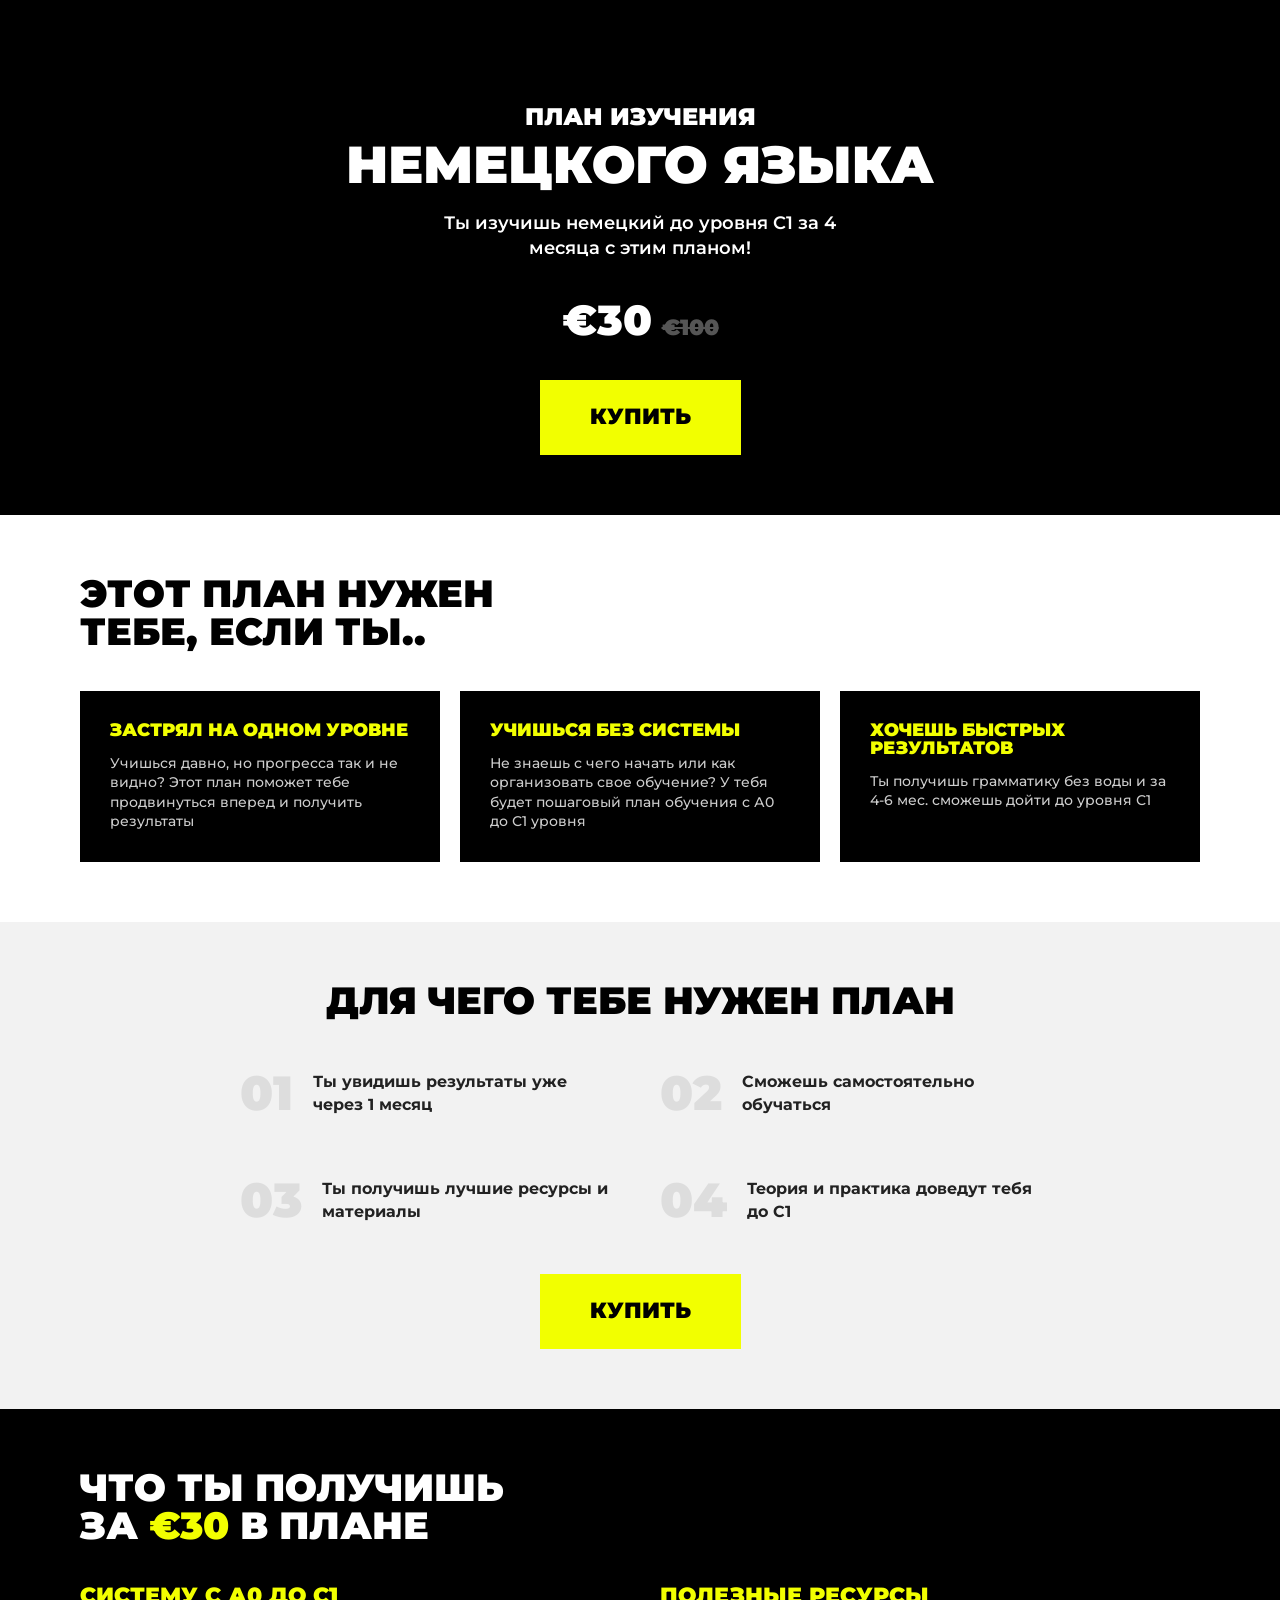
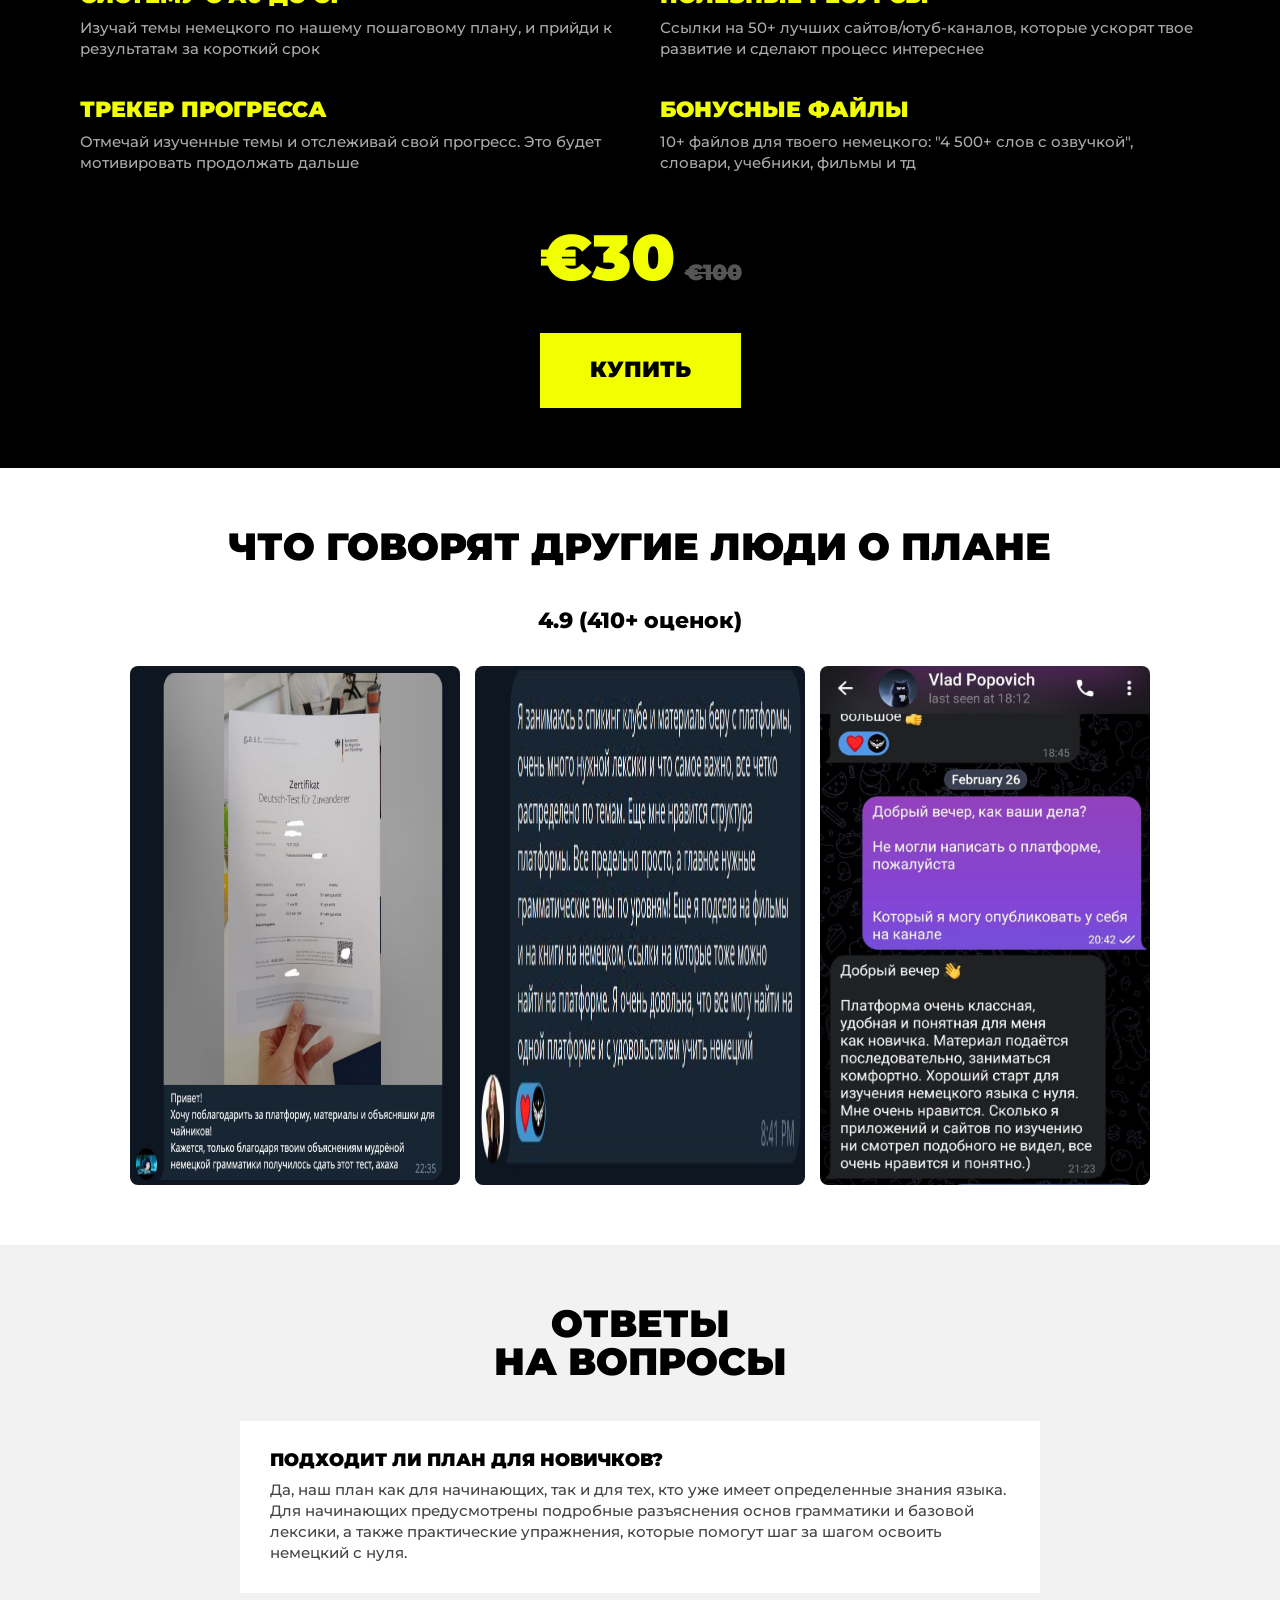
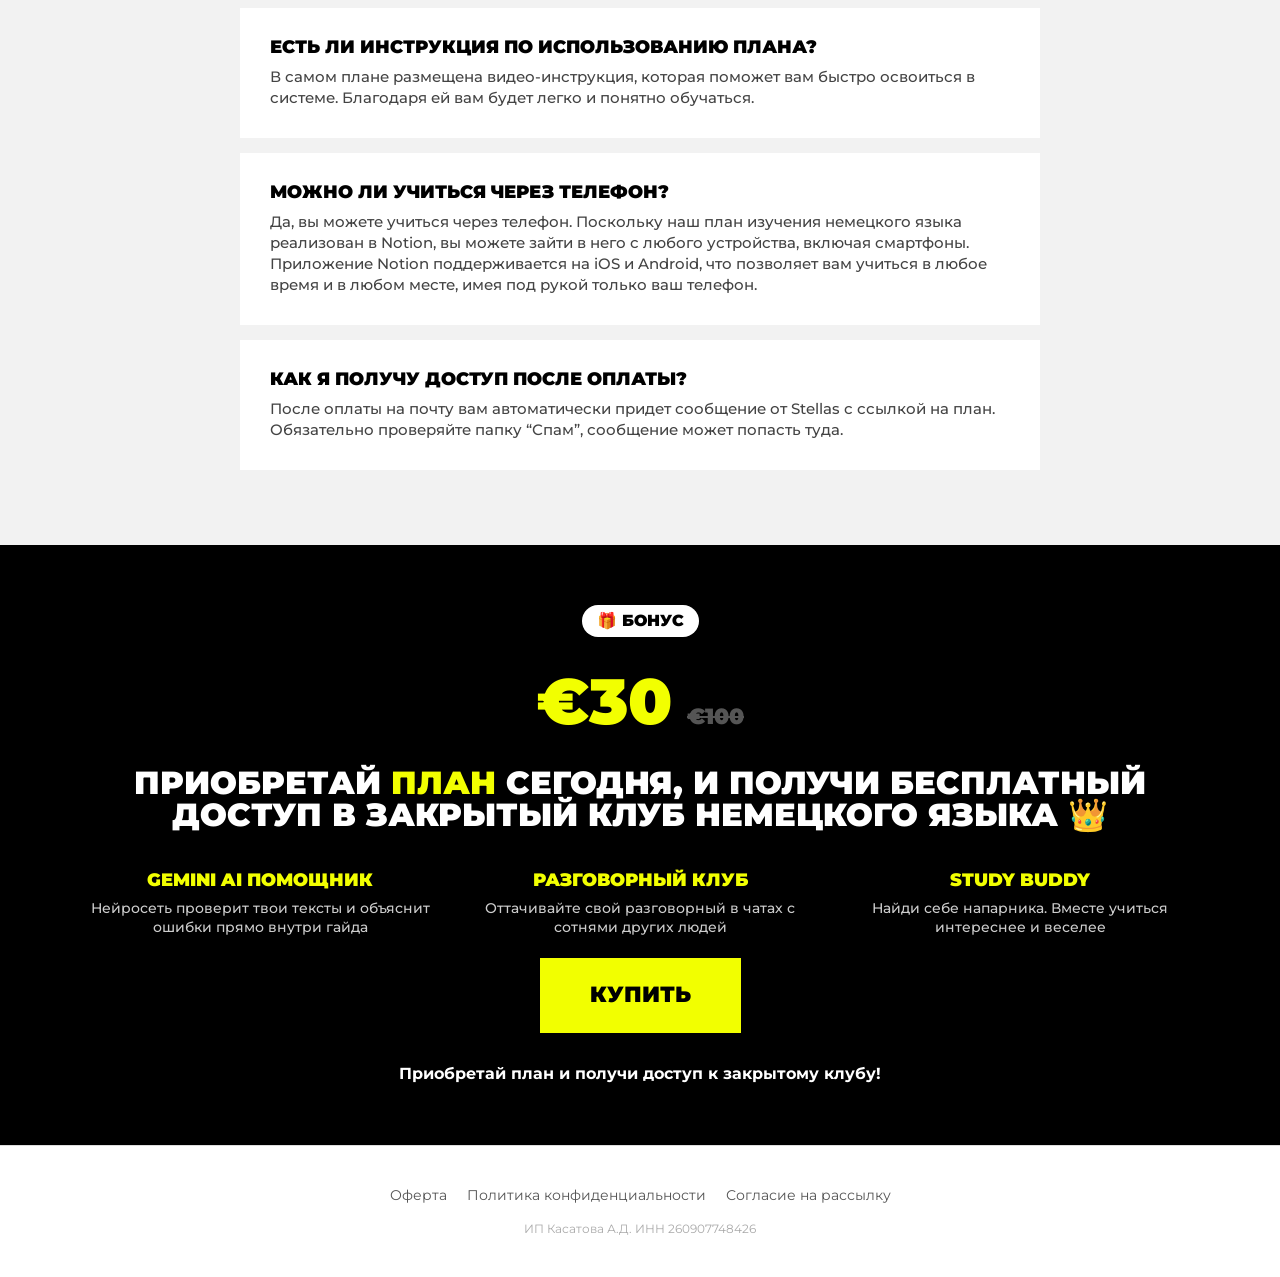
<file: promo.html>
<!DOCTYPE html>
<html lang="ru">
<head>
  <meta charset="UTF-8" />
  <meta name="viewport" content="width=device-width, initial-scale=1.0" />
  <title>План изучения немецкого языка | Stellas</title>
  <link rel="preconnect" href="https://fonts.googleapis.com" />
  <link rel="preconnect" href="https://fonts.gstatic.com" crossorigin />
  <link href="https://fonts.googleapis.com/css2?family=Montserrat:wght@400;600;800;900&display=swap" rel="stylesheet" />
  <link rel="stylesheet" href="promo.css" />
</head>
<body>

  <!-- 1. HERO -->
  <section class="hero b-dark section-padding">
    <div class="container text-center">
      <div class="tagline">ПЛАН ИЗУЧЕНИЯ</div>
      <h1 class="title-main">НЕМЕЦКОГО ЯЗЫКА</h1>
      <p class="hero-desc">Ты изучишь немецкий до уровня C1 за 4 месяца с этим планом!</p>
      
      <div class="price-container">
        <div class="price-cur">€30</div>
        <div class="price-old">€100</div>
      </div>
      
      <a href="https://app.lava.top/801303618?tabId=products&sort=published" class="btn-main" target="_blank">Купить</a>
    </div>
  </section>

  <!-- 2. NEED THIS IF -->
  <section class="need-this section-padding b-light">
    <div class="container">
      <h2 class="section-title">ЭТОТ ПЛАН НУЖЕН<br>ТЕБЕ, ЕСЛИ ТЫ..</h2>
      <div class="need-grid">
        <div class="need-card card-black">
          <h3 class="highlight-yellow">ЗАСТРЯЛ НА ОДНОМ УРОВНЕ</h3>
          <p>Учишься давно, но прогресса так и не видно? Этот план поможет тебе продвинуться вперед и получить результаты</p>
        </div>
        <div class="need-card card-black">
          <h3 class="highlight-yellow">УЧИШЬСЯ БЕЗ СИСТЕМЫ</h3>
          <p>Не знаешь с чего начать или как организовать свое обучение? У тебя будет пошаговый план обучения с А0 до С1 уровня</p>
        </div>
        <div class="need-card card-black">
          <h3 class="highlight-yellow">ХОЧЕШЬ БЫСТРЫХ РЕЗУЛЬТАТОВ</h3>
          <p>Ты получишь грамматику без воды и за 4-6 мес. сможешь дойти до уровня С1</p>
        </div>
      </div>
    </div>
  </section>

  <!-- 3. WHY YOU NEED IT -->
  <section class="benefits section-padding b-gray">
    <div class="container">
      <h2 class="section-title text-center">ДЛЯ ЧЕГО ТЕБЕ НУЖЕН ПЛАН</h2>
      <div class="benefits-grid">
        <div class="benefit-item">
          <div class="benefit-num">01</div>
          <div class="benefit-text">Ты увидишь результаты уже через 1 месяц</div>
        </div>
        <div class="benefit-item">
          <div class="benefit-num">02</div>
          <div class="benefit-text">Сможешь самостоятельно обучаться</div>
        </div>
        <div class="benefit-item">
          <div class="benefit-num">03</div>
          <div class="benefit-text">Ты получишь лучшие ресурсы и материалы</div>
        </div>
        <div class="benefit-item">
          <div class="benefit-num">04</div>
          <div class="benefit-text">Теория и практика доведут тебя до С1</div>
        </div>
      </div>
      <div class="btn-wrapper">
        <a href="https://app.lava.top/801303618?tabId=products&sort=published" class="btn-main" target="_blank">Купить</a>
      </div>
    </div>
  </section>

  <!-- 4. WHAT YOU GET -->
  <section class="what-you-get section-padding b-dark">
    <div class="container">
      <h2 class="section-title text-white">ЧТО ТЫ ПОЛУЧИШЬ<br>ЗА <span class="highlight-yellow">€30</span> В ПЛАНЕ</h2>
      <div class="features-text-grid">
        <div class="feature-text-item">
          <h3 class="highlight-yellow">СИСТЕМУ С А0 ДО C1</h3>
          <p>Изучай темы немецкого по нашему пошаговому плану, и прийди к результатам за короткий срок</p>
        </div>
        <div class="feature-text-item">
          <h3 class="highlight-yellow">ПОЛЕЗНЫЕ РЕСУРСЫ</h3>
          <p>Ссылки на 50+ лучших сайтов/ютуб-каналов, которые ускорят твое развитие и сделают процесс интереснее</p>
        </div>
        <div class="feature-text-item">
          <h3 class="highlight-yellow">ТРЕКЕР ПРОГРЕССА</h3>
          <p>Отмечай изученные темы и отслеживай свой прогресс. Это будет мотивировать продолжать дальше</p>
        </div>
        <div class="feature-text-item">
          <h3 class="highlight-yellow">БОНУСНЫЕ ФАЙЛЫ</h3>
          <p>10+ файлов для твоего немецкого: "4 500+ слов с озвучкой", словари, учебники, фильмы и тд</p>
        </div>
      </div>
      
      <div class="price-stack">
        <div class="price-val">€30</div>
        <div class="price-old">€100</div>
      </div>
      <div class="btn-wrapper">
        <a href="https://app.lava.top/801303618?tabId=products&sort=published" class="btn-main" target="_blank">Купить</a>
      </div>
    </div>
  </section>

  <!-- 5. REVIEWS -->
  <section class="reviews section-padding b-light">
    <div class="container text-center">
      <h2 class="section-title">ЧТО ГОВОРЯТ ДРУГИЕ ЛЮДИ О ПЛАНЕ</h2>
      <div class="rating-box">4.9 (410+ оценок)</div>
      <div class="reviews-gallery">
        <img src="reviews/photo_2025-08-21_14-51-36.jpg" alt="Review 1" />
        <img src="reviews/photo_2025-03-27_22-00-14.jpg" alt="Review 2" />
        <img src="reviews/photo_2026-03-03_19-51-55.jpg" alt="Review 3" />
      </div>
    </div>
  </section>

  <!-- 6. FAQ -->
  <section class="faq section-padding b-gray">
    <div class="container">
      <h2 class="section-title text-center">ОТВЕТЫ<br>НА ВОПРОСЫ</h2>
      
      <div class="faq-list">
        <div class="faq-row">
          <h4>Подходит ли план для новичков?</h4>
          <p>Да, наш план как для начинающих, так и для тех, кто уже имеет определенные знания языка. Для начинающих предусмотрены подробные разъяснения основ грамматики и базовой лексики, а также практические упражнения, которые помогут шаг за шагом освоить немецкий с нуля.</p>
        </div>
        <div class="faq-row">
          <h4>Есть ли инструкция по использованию плана?</h4>
          <p>В самом плане размещена видео-инструкция, которая поможет вам быстро освоиться в системе. Благодаря ей вам будет легко и понятно обучаться.</p>
        </div>
        <div class="faq-row">
          <h4>Можно ли учиться через телефон?</h4>
          <p>Да, вы можете учиться через телефон. Поскольку наш план изучения немецкого языка реализован в Notion, вы можете зайти в него с любого устройства, включая смартфоны. Приложение Notion поддерживается на iOS и Android, что позволяет вам учиться в любое время и в любом месте, имея под рукой только ваш телефон.</p>
        </div>
        <div class="faq-row">
          <h4>Как я получу доступ после оплаты?</h4>
          <p>После оплаты на почту вам автоматически придет сообщение от Stellas с ссылкой на план. Обязательно проверяйте папку “Спам”, сообщение может попасть туда.</p>
        </div>
      </div>
    </div>
  </section>

  <!-- 7. BONUS -->
  <section class="bonus section-padding b-dark">
    <div class="container text-center">
      <div class="bonus-tag">🎁 БОНУС</div>
      <div class="price-stack-bonus">
        <div class="price-val highlight-yellow">€30</div>
        <div class="price-old">€100</div>
      </div>
      <h2 class="bonus-title text-white">ПРИОБРЕТАЙ <span class="highlight-yellow">ПЛАН</span> СЕГОДНЯ, И ПОЛУЧИ БЕСПЛАТНЫЙ ДОСТУП В ЗАКРЫТЫЙ КЛУБ НЕМЕЦКОГО ЯЗЫКА 👑</h2>
      
      <div class="bonus-features text-white">
        <div class="bonus-feat-item">
          <h4 class="highlight-yellow">Gemini AI помощник</h4>
          <p>Нейросеть проверит твои тексты и объяснит ошибки прямо внутри гайда</p>
        </div>
        <div class="bonus-feat-item">
          <h4 class="highlight-yellow">Разговорный клуб</h4>
          <p>Оттачивайте свой разговорный в чатах с сотнями других людей</p>
        </div>
        <div class="bonus-feat-item">
          <h4 class="highlight-yellow">Study Buddy</h4>
          <p>Найди себе напарника. Вместе учиться интереснее и веселее</p>
        </div>
      </div>
      
      <div class="btn-wrapper mt-40">
        <a href="https://app.lava.top/801303618?tabId=products&sort=published" class="btn-main" target="_blank">Купить</a>
      </div>
      <p class="bonus-footer text-white">Приобретай план и получи доступ к закрытому клубу!</p>
    </div>
  </section>

  <!-- 8. FOOTER -->
  <footer class="footer b-light">
    <div class="container">
      <div class="footer-links">
        <a href="#">Оферта</a>
        <a href="#">Политика конфиденциальности</a>
        <a href="#">Согласие на рассылку</a>
      </div>
      <div class="legal">ИП Касатова А.Д. ИНН 260907748426</div>
    </div>
  </footer>

</body>
</html>
</file>
<file: promo.css>
:root {
  --b-dark: #000000;
  --b-light: #ffffff;
  --b-gray: #f2f2f2;
  --yellow: #f2ff00;
  --text-dark: #000000;
  --text-white: #ffffff;
}

* {
  box-sizing: border-box;
  margin: 0;
  padding: 0;
  -webkit-font-smoothing: antialiased;
}

body {
  font-family: 'Montserrat', sans-serif;
  color: var(--text-dark);
  line-height: 1.4;
  overflow-x: hidden;
}

.container {
  width: 100%;
  max-width: 1160px;
  margin: 0 auto;
  padding: 0 20px;
}

.section-padding { padding: 60px 0; }
.text-center { text-align: center; }
.text-white { color: var(--text-white); }
.highlight-yellow { color: var(--yellow) !important; }
.b-dark { background-color: var(--b-dark); }
.b-light { background-color: var(--b-light); }
.b-gray { background-color: var(--b-gray); }
.mt-40 { margin-top: 40px; }

h1, h2, h3, h4 {
  font-weight: 900;
  text-transform: uppercase;
  line-height: 1;
}

p { font-size: 16px; font-weight: 500; }

/* 1. HERO */
.hero { padding: 100px 0 60px; }
.tagline { font-weight: 900; font-size: 24px; color: var(--text-white); margin-bottom: 5px; }
.title-main { font-size: 52px; color: var(--text-white); margin-bottom: 20px; }
.hero-desc { font-size: 18px; color: var(--text-white); max-width: 450px; margin: 0 auto 30px; font-weight: 600; }
.price-container { display: flex; justify-content: center; align-items: baseline; gap: 10px; margin-bottom: 30px; }
.price-cur { font-size: 42px; font-weight: 900; color: var(--text-white); }
.price-old { font-size: 22px; font-weight: 900; color: #555; text-decoration: line-through; }

/* 2. NEED THIS IF */
.section-title { font-size: 38px; margin-bottom: 40px; }
.need-grid { display: grid; grid-template-columns: repeat(3, 1fr); gap: 20px; }
.need-card { padding: 30px; border-radius: 0; }
.card-black { background-color: var(--b-dark); color: var(--text-white); }
.need-card h3 { font-size: 18px; margin-bottom: 15px; }
.need-card p { font-size: 14px; opacity: 0.8; }

/* 3. BENEFITS */
.benefits-grid { display: grid; grid-template-columns: 1fr 1fr; gap: 40px; max-width: 800px; margin: 40px auto; }
.benefit-item { display: flex; align-items: center; gap: 20px; }
.benefit-num { font-size: 48px; font-weight: 900; color: #ddd; }
.benefit-text { font-size: 16px; font-weight: 700; color: #222; }

/* 4. WHAT YOU GET */
.features-text-grid { display: grid; grid-template-columns: 1fr 1fr; gap: 40px; margin: 40px 0; }
.feature-text-item h3 { font-size: 22px; margin-bottom: 10px; }
.feature-text-item p { font-size: 15px; color: #aaa; }
.price-stack { margin-bottom: 30px; display: flex; justify-content: center; align-items: baseline; gap: 10px; }
.price-val { font-size: 64px; font-weight: 900; color: var(--yellow); }

/* 5. REVIEWS */
.rating-box { font-size: 22px; font-weight: 800; margin-bottom: 30px; }
.reviews-gallery { display: flex; justify-content: center; gap: 15px; flex-wrap: wrap; }
.reviews-gallery img { width: 330px; border-radius: 8px; }

/* 6. FAQ */
.faq-list { max-width: 800px; margin: 0 auto; }
.faq-row { background: white; padding: 30px; margin-bottom: 15px; }
.faq-row h4 { font-size: 18px; margin-bottom: 10px; }
.faq-row p { font-size: 15px; color: #444; }

/* 7. BONUS */
.bonus-tag { display: inline-block; background-color: white; color: black; font-weight: 900; padding: 5px 15px; border-radius: 20px; margin-bottom: 20px; }
.bonus-title { font-size: 32px; margin: 20px 0 40px; }
.price-stack-bonus { display: flex; justify-content: center; align-items: baseline; gap: 15px; margin-bottom: 10px; }
.bonus-features { display: grid; grid-template-columns: repeat(3, 1fr); gap: 20px; text-align: center; }
.bonus-feat-item h4 { font-size: 18px; margin-bottom: 10px; }
.bonus-feat-item p { font-size: 14px; opacity: 0.8; }
.bonus-footer { margin-top: 30px; font-weight: 700; }

/* BUTTONS */
.btn-main {
  display: inline-block;
  background-color: var(--yellow);
  color: var(--text-dark);
  font-weight: 900;
  font-size: 22px;
  padding: 22px 50px;
  border-radius: 0;
  text-decoration: none;
  text-transform: uppercase;
  transition: 0.3s;
}
.btn-main:hover { transform: scale(1.05); }
.btn-wrapper { margin-top: 20px; text-align: center; }

/* FOOTER */
.footer { padding: 40px 0; border-top: 1px solid #ddd; text-align: center; }
.footer-links { display: flex; justify-content: center; gap: 20px; margin-bottom: 15px; }
.footer-links a { font-size: 14px; color: #555; text-decoration: none; }
.legal { font-size: 12px; color: #aaa; }

/* MOBILE RESPONSIVE */
@media (max-width: 768px) {
  .hero { padding: 80px 0 40px; }
  .title-main { font-size: 38px; }
  .need-grid { grid-template-columns: 1fr; }
  .benefits-grid { grid-template-columns: 1fr; gap: 20px; }
  .features-text-grid { grid-template-columns: 1fr; gap: 30px; }
  .bonus-features { grid-template-columns: 1fr; gap: 30px; }
  .section-title { font-size: 30px; }
  .reviews-gallery img { width: 100%; }
  .bonus-title { font-size: 24px; }
  .btn-main { width: 100%; padding: 20px 0; }
}
</file>
